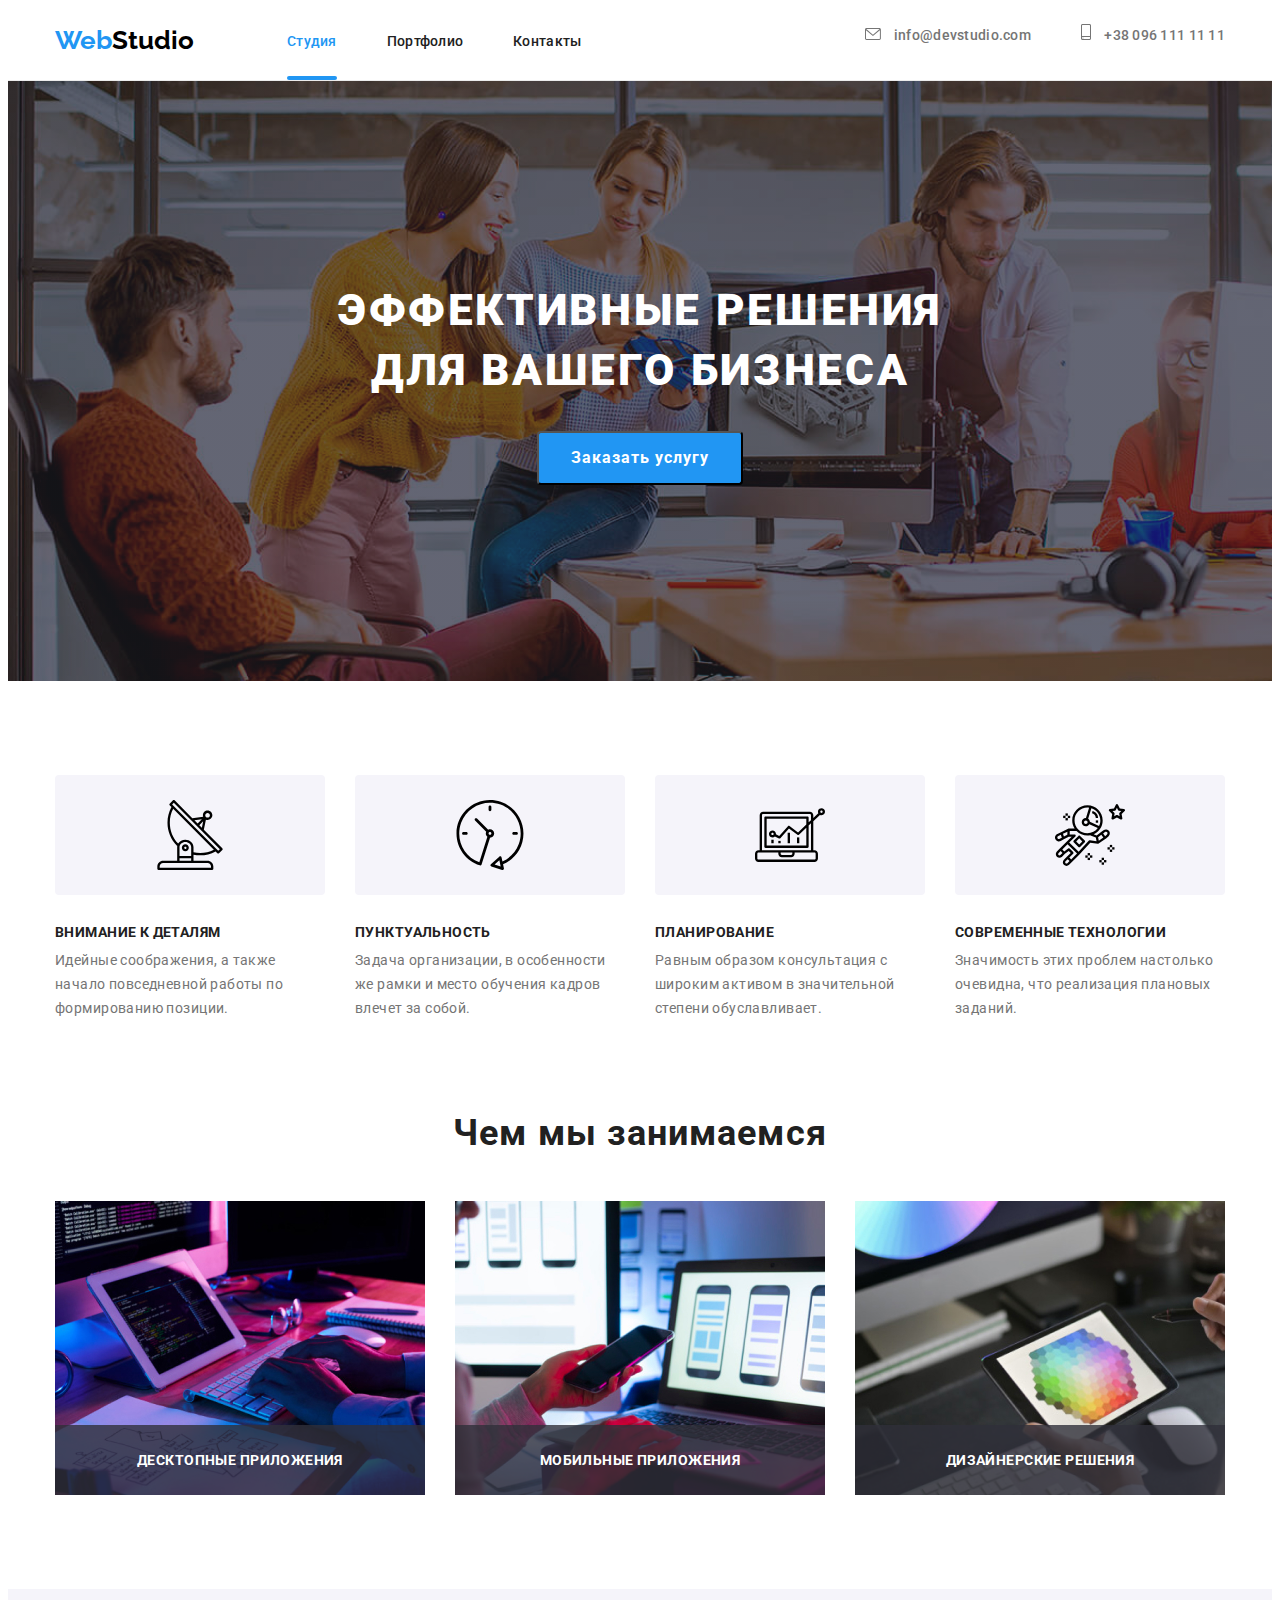
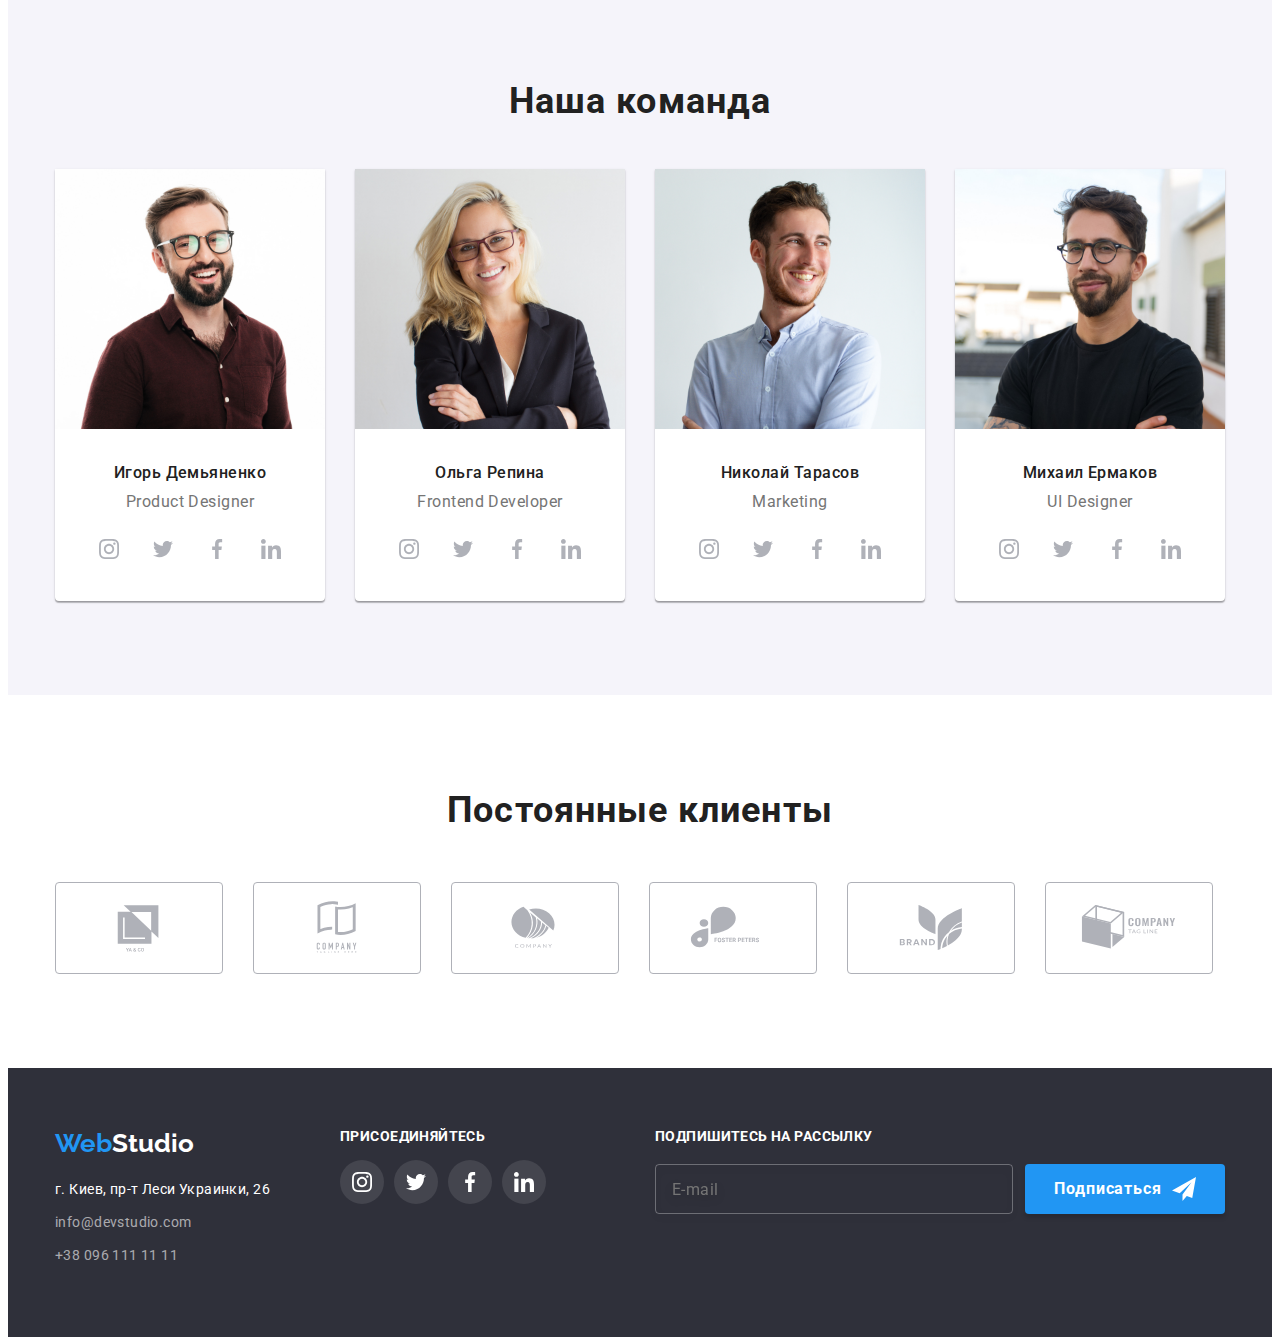
<file: index.html>
<!DOCTYPE html>
<html lang="ru">
<head>
    <meta charset="UTF-8" />
    <meta http-equiv="X-UA-Compatible" content="IE=edge" />
    <meta name="viewport" content="width=device-width, initial-scale=1.0" />
    <title>Студия</title>
    <link rel="preconnect" href="https://fonts.gstatic.com" />
    <link
        href="https://fonts.googleapis.com/css2?family=Raleway:wght@700&family=Roboto:wght@400;500;700;900&display=swap"
        rel="stylesheet" />
    <link rel="stylesheet" href="./css/styles.css" />
    <link rel="stylesheet" href="https://cdnjs.cloudflare.com/ajax/libs/modern-normalize/1.1.0/modern-normalize.min.css"
        integrity="sha512-wpPYUAdjBVSE4KJnH1VR1HeZfpl1ub8YT/NKx4PuQ5NmX2tKuGu6U/JRp5y+Y8XG2tV+wKQpNHVUX03MfMFn9Q=="
        crossorigin="anonymous" referrerpolicy="no-referrer" />
</head>

<body>
    <header class="header">
        <div class="container header-container">
            <a href="./index.html" class="logo"><span class="logo-beginning">Web</span>Studio</a>
            <nav class="header-nav">
                <ul class="header-list">
                    <li class="header-list-item">
                        <a href="index.html" class="header-link link-active">Студия</a>
                    </li>
                    <li class="header-list-item">
                        <a href="portfolio.html" class="header-link">Портфолио</a>
                    </li>
                    <li class="header-list-item">
                        <a href="" class="header-link">Контакты</a>
                    </li>
                </ul>
            </nav>
            <ul class="header-address address">
                <li class="header-address-item address-item">
                    <a href="" class="address-link envelope-link">
                        <svg class="icon icon-envelope">
                            <use href="./images/icons.svg#icon-envelope"></use>
                        </svg>
                        info@devstudio.com
                    </a>
                </li>
                <li class="header-address-item address-item">
                    <a href="" class="address-link tel-link">
                        <svg class="icon icon-tel">
                            <use href="./images/icons.svg#icon-tel"></use>
                        </svg>
                        +38 096 111 11 11
                    </a>
                </li>
            </ul>
        </div>
    </header>
    <main>
        <section class="hero bg-img">
            <div class="hero-container">
                <h1 class="hero-text">Эффективные решения для вашего бизнеса</h1>
                <button type="button" class="hero-btn" data-modal-open>Заказать услугу</button>
            </div>
        </section>
        <section class="benefits">
            <div class="container">
                <ul class="benefits-list">
                    <li class="benefits-item">
                        <div class="icon-box">
                        <svg class="benefits-icon" width="20" height="20">
                            <use href="./images/icons.svg#icon-antenna"></use>
                        </svg>
                        </div>
                        <div class="benefits-box">
                        <h3 class="benefits-header">Внимание к деталям</h3>
                        <p class="benefits-text">
                            Идейные соображения, а также начало повседневной работы по
                            формированию позиции.
                        </p>
                        </div>
                    </li>
                    <li class="benefits-item">
                        <div class="icon-box">
                        <svg class="benefits-icon" width="20" height="20">
                            <use href="./images/icons.svg#icon-clock"></use>
                        </svg>
                        </div>
                        <div class="benefits-box">
                        <h3 class="benefits-header">Пунктуальность</h3>
                        <p class="benefits-text">
                            Задача организации, в особенности же рамки и место обучения
                            кадров влечет за собой.
                        </p>
                        </div>
                    </li>
                    <li class="benefits-item">
                        <div class="icon-box">
                        <svg class="benefits-icon" width="20" height="20">
                            <use href="./images/icons.svg#icon-diagram"></use>
                        </svg>
                        </div>
                        <div class="benefits-box">
                        <h3 class="benefits-header">Планирование</h3>
                        <p class="benefits-text">
                            Равным образом консультация с широким активом в значительной
                            степени обуславливает.
                        </p>
                        </div>
                    </li>
                    <li class="benefits-item">
                        <div class="icon-box">
                        <svg class="benefits-icon" width="20" height="20">
                            <use href="./images/icons.svg#icon-astronaut"></use>
                        </svg>
                        </div>
                        <div class="benefits-box">
                        <h3 class="benefits-header">Современные технологии</h3>
                        <p class="benefits-text">
                            Значимость этих проблем настолько очевидна, что реализация
                            плановых заданий.
                        </p>
                        </div>
                    </li>
                </ul>
            </div>
        </section>
        <section class="activities">
            <div class="container">
                <h2 class="activities-header">Чем мы занимаемся</h2>
                <ul class="activities-list">
                    <li class="activities-item">
                        <img src="./images/features/box1.jpg" alt="Человек програмирует" width="370" height="294"
                            class="activities-img"/>
                        <p class="activities-paragraph">Десктопные приложения</p>
                    </li>
                    <li class="activities-item">
                        <img src="./images/features/box2.jpg" alt="Человек работает за компьютером с телефоном"
                            width="370" height="294" class="activities-img"/>
                        <p class="activities-paragraph">Мобильные приложения</p>
                    </li>
                    <li class="activities-item">
                        <img src="./images/features/box3.jpg" alt="Человек просматривает на планшете спектр цветов"
                            width="370" height="294" class="activities-img"/>
                        <p class="activities-paragraph">Дизайнерские решения</p>
                    </li>
                </ul>
            </div>
        </section>
        <section class="team">
            <h2 class="team-header">Наша команда</h2>
            <div class="container">
                <ul class="team-list">
                    <li class="team-container">
                        <img src="./images/team/box1.jpg" alt="Игорь Демьяненко" width="270" height="260"
                            class="team-img" />
                        <div class="team-box">
                            <h3 class="team-name">Игорь Демьяненко</h3>
                            <p class="team-paragraph">Product Designer</p>
                            <ul class="social-media">
                                <li class="social-media-item">
                                    <a class="social-media-link" href="">
                                        <svg class="social-media-icon team-icon" width="20" height="20">
                                            <use href="./images/icons.svg#icon-instagram"></use>
                                        </svg>
                                    </a>
                                </li>
                                <li class="social-media-item">
                                    <a class="social-media-link" href="">
                                        <svg class="social-media-icon team-icon" width="20" height="20">
                                            <use href="./images/icons.svg#icon-twitter"></use>
                                        </svg>
                                    </a>
                                </li>
                                <li class="social-media-item">
                                    <a class="social-media-link" href="">
                                        <svg class="social-media-icon team-icon" width="20" height="20">
                                            <use href="./images/icons.svg#icon-facebook"></use>
                                        </svg>
                                    </a>
                                </li>
                                <li class="social-media-item">
                                    <a class="social-media-link" href="">
                                        <svg class="social-media-icon team-icon" width="20" height="20">
                                            <use href="./images/icons.svg#icon-linkedin"></use>
                                        </svg>
                                    </a>
                                </li>
                            </ul>
                        </div>
                    </li>
                    <li class="team-container">
                        <img src="./images/team/box2.jpg" alt="Ольга Репина" width="270" height="260"
                            class="team-img" />
                        <div class="team-box">
                            <h3 class="team-name">Ольга Репина</h3>
                            <p class="team-paragraph">Frontend Developer</p>
                            <ul class="social-media">
                                <li class="social-media-item">
                                    <a class="social-media-link" href="">
                                        <svg class="social-media-icon team-icon" width="20" height="20">
                                            <use href="./images/icons.svg#icon-instagram"></use>
                                        </svg>
                                    </a>
                                </li>
                                <li class="social-media-item">
                                    <a class="social-media-link" href="">
                                        <svg class="social-media-icon team-icon" width="20" height="20">
                                            <use href="./images/icons.svg#icon-twitter"></use>
                                        </svg>
                                    </a>
                                </li>
                                <li class="social-media-item">
                                    <a class="social-media-link" href="">
                                        <svg class="social-media-icon team-icon" width="20" height="20">
                                            <use href="./images/icons.svg#icon-facebook"></use>
                                        </svg>
                                    </a>
                                </li>
                                <li class="social-media-item">
                                    <a class="social-media-link" href="">
                                        <svg class="social-media-icon team-icon" width="20" height="20">
                                            <use href="./images/icons.svg#icon-linkedin"></use>
                                        </svg>
                                    </a>
                                </li>
                            </ul>
                        </div>
                    </li>
                    <li class="team-container">
                        <img src="./images/team/box3.jpg" alt="Николай Тарасов" width="270" height="260"
                            class="team-img" />
                        <div class="team-box">
                            <h3 class="team-name">Николай Тарасов</h3>
                            <p class="team-paragraph">Marketing</p>
                            <ul class="social-media">
                                <li class="social-media-item">
                                    <a class="social-media-link" href="">
                                        <svg class="social-media-icon team-icon" width="20" height="20">
                                            <use href="./images/icons.svg#icon-instagram"></use>
                                        </svg>
                                    </a>
                                </li>
                                <li class="social-media-item">
                                    <a class="social-media-link team-icon" href="">
                                        <svg class="social-media-icon" width="20" height="20">
                                            <use href="./images/icons.svg#icon-twitter"></use>
                                        </svg>
                                    </a>
                                </li>
                                <li class="social-media-item">
                                    <a class="social-media-link team-icon" href="">
                                        <svg class="social-media-icon" width="20" height="20">
                                            <use href="./images/icons.svg#icon-facebook"></use>
                                        </svg>
                                    </a>
                                </li>
                                <li class="social-media-item team-icon">
                                    <a class="social-media-link" href="">
                                        <svg class="social-media-icon" width="20" height="20">
                                            <use href="./images/icons.svg#icon-linkedin"></use>
                                        </svg>
                                    </a>
                                </li>
                            </ul>
                        </div>
                    </li>
                    <li class="team-container">
                        <img src="./images/team/box4.jpg" alt="Михаил Ермаков" width="270" height="260"
                            class="team-img" />
                        <div class="team-box">
                            <h3 class="team-name">Михаил Ермаков</h3>
                            <p class="team-paragraph">UI Designer</p>
                            <ul class="social-media">
                                <li class="social-media-item">
                                    <a class="social-media-link" href="">
                                        <svg class="social-media-icon team-icon" width="20" height="20">
                                            <use href="./images/icons.svg#icon-instagram"></use>
                                        </svg>
                                    </a>
                                </li>
                                <li class="social-media-item">
                                    <a class="social-media-link" href="">
                                        <svg class="social-media-icon team-icon" width="20" height="20">
                                            <use href="./images/icons.svg#icon-twitter"></use>
                                        </svg>
                                    </a>
                                </li>
                                <li class="social-media-item">
                                    <a class="social-media-link" href="">
                                        <svg class="social-media-icon team-icon" width="20" height="20">
                                            <use href="./images/icons.svg#icon-facebook"></use>
                                        </svg>
                                    </a>
                                </li>
                                <li class="social-media-item">
                                    <a class="social-media-link" href="">
                                        <svg class="social-media-icon team-icon" width="20" height="20">
                                            <use href="./images/icons.svg#icon-linkedin"></use>
                                        </svg>
                                    </a>
                                </li>
                            </ul>
                        </div>
                    </li>
                </ul>
            </div>
        </section>
        <section class="clients">
            <div class="container">
            <h3 class="client-header">Постоянные клиенты</h3>
            <ul class="client-list">
                <li class="client-list-item">
                    <a href="" class="client-list-link">
                        <svg class="client-list-link-icon" width="20" height="20">
                            <use href="./images/icons.svg#icon-Logo"></use>
                        </svg>
                    </a>
                </li>
                <li class="client-list-item">
                    <a href="" class="client-list-link">
                        <svg class="client-list-link-icon" width="20" height="20">
                            <use href="./images/icons.svg#icon-Logo-1"></use>
                        </svg>
                    </a>
                </li>
                <li class="client-list-item">
                    <a href="" class="client-list-link">
                            <svg class="client-list-link-icon" width="20" height="20">
                                <use href="./images/icons.svg#icon-Logo-2"></use>
                            </svg>
                    </a>
                </li>
                <li class="client-list-item">
                    <a href="" class="client-list-link">
                            <svg class="client-list-link-icon" width="20" height="20">
                                <use href="./images/icons.svg#icon-Logo-3"></use>
                            </svg>
                    </a>
                </li>
                <li class="client-list-item">
                    <a href="" class="client-list-link">
                            <svg class="client-list-link-icon" width="20" height="20">
                                <use href="./images/icons.svg#icon-Logo-4"></use>
                            </svg>
                    </a>
                </li>
                <li class="client-list-item">
                    <a href="" class="client-list-link">
                            <svg class="client-list-link-icon" width="20" height="20">
                                <use href="./images/icons.svg#icon-Logo-5"></use>
                            </svg>
                    </a>
                </li>
            </ul>
            </div>
        </section>
    </main>
    <footer class="footer">
        <div class="container">
            <div class="footer-box">
                    <address class="footer-address">
                        <a href="./index.html" class="logo logo-reverse"><span class="logo-beginning">Web</span>Studio</a>
                        <p class="footer-paragraph">г. Киев, пр-т Леси Украинки, 26</p>
                        <ul class="address">
                            <li class="address-item">
                                <a href="" class="footer-link address-link">info@devstudio.com</a>
                            </li>
                            <li class="address-item">
                                <a href="" class="footer-link address-link">+38 096 111 11 11</a>
                            </li>
                        </ul>
                    </address>
                <div class="footer-social-media">
                <p class="social-media-paragraph">присоединяйтесь</p>
                    <ul class="social-media">
                        <li class="social-media-item">
                            <a class="social-media-link footer-social-link" href="">
                                <svg class="social-media-icon footer-icon" width="20" height="20">
                                    <use href="./images/icons.svg#icon-instagram"></use>
                                </svg>
                            </a>
                        </li>
                        <li class="social-media-item">
                            <a class="social-media-link footer-social-link" href="">
                                <svg class="social-media-icon footer-icon" width="20" height="20">
                                 <use href="./images/icons.svg#icon-twitter"></use>
                                </svg>
                            </a>
                        </li>
                        <li class="social-media-item">
                            <a class="social-media-link footer-social-link" href="">
                                <svg class="social-media-icon footer-icon" width="20" height="20">
                                    <use href="./images/icons.svg#icon-facebook"></use>
                                </svg>
                            </a>
                        </li>
                        <li class="social-media-item">
                            <a class="social-media-link footer-social-link" href="">
                                <svg class="social-media-icon footer-icon" width="20" height="20">
                                    <use href="./images/icons.svg#icon-linkedin"></use>
                                </svg>
                            </a>
                        </li>
                    </ul>
                </div>
                <div class="subscribe-box">
                    <p class="subscribe-text">
                        Подпишитесь на рассылку
                    </p>
                    <form class="subscribe-form">
                        <label for="">
                            <input type="email" name="user-mail" placeholder="E-mail" class="subscribe-input">
                        </label>
                        <button class="subscribe-btn" type="button">
                            <span class="subscribe-btn-text">
                                Подписаться
                            </span>
                            <svg class="subscribe-btn-icon">
                                <use href="./images/icons.svg#icon-send">
                            </svg>
                        </button>
                    </form>
                </div>
            </div>
        </div>
    </footer>
    <div class="backdrop is-hidden" data-modal>
        <div class="modal">
            <button class="modal-close-btn" data-modal-close>
                <svg class="close-img" width="11" height="11">
                    <use href="./images/icons.svg#icon-close"></use>
                </svg>
            </button>
            <p class="modal-text">Оставьте свои данные, мы вам перезвоним</p>
            <ul class="modal-list">
                <li class="modal-item">
                    <label for="" class="modal-label">
                        <span class="modal-label-title">Имя</span>
                        <input type="text" class="modal-input" name="user-name">
                        <svg class="modal-icon" width="12" height="12">
                            <use href="./images/icons.svg#icon-modal-person"></use>
                        </svg>
                    </label>
                </li>
                <li class="modal-item">
                    <label for="" class="modal-label">
                        <span class="modal-label-title">Телефон</span>
                        <input type="tel" class="modal-input" name="user-phone" id="user-phone" im-insert="true">
                        <svg class="modal-icon" width="13" height="13">
                            <use href="./images/icons.svg#icon-modal-phone"></use>
                          </svg>
                    </label>
                </li>
                <li class="modal-item">
                    <label for="" class="modal-label">
                        <span class="modal-label-title">Почта</span>
                        <input type="email" class="modal-input" name="uer-email">
                        <svg class="modal-icon" width="15" height="12">
                            <use href="./images/icons.svg#icon-modal-mail"></use>
                          </svg>
                    </label>
                </li>
                <li class="modal-item">
                    <label for="" class="modal-label">
                        <span class="modal-label-title">Комментарий</span>
                        <textarea class="modal-com" placeholder="Введите текст" name="comments" cols="30" rows="10"></textarea>
                    </label>
                </li>
            </ul>
            <div class="form-checkbox">
                <label class="checkbox-label">
                    <input type="checkbox" name="checkbox" class="modal-check visually-hidden">
                    <span class="form-icon-check" >
                        <svg class="icon-check" width="11px" height="8px">
                            <use href="./images/icons.svg#icon-modal-agree"></use>
                        </svg>
                    </span>
                    <span class="checkbox-text">
                        Соглашаюсь с рассылкой и принимаю <a href="" class="checkbox-link">Условия договора</a>
                    </span>
                </label>
                <button type="submit" class="btn-checkbox">
                    <span class="form-btn-text">Отправить</span>
                </button>
            </div>
        </div>
    </div>
    <script src="./js/modal.js"></script>
</body>

</html>
</file>
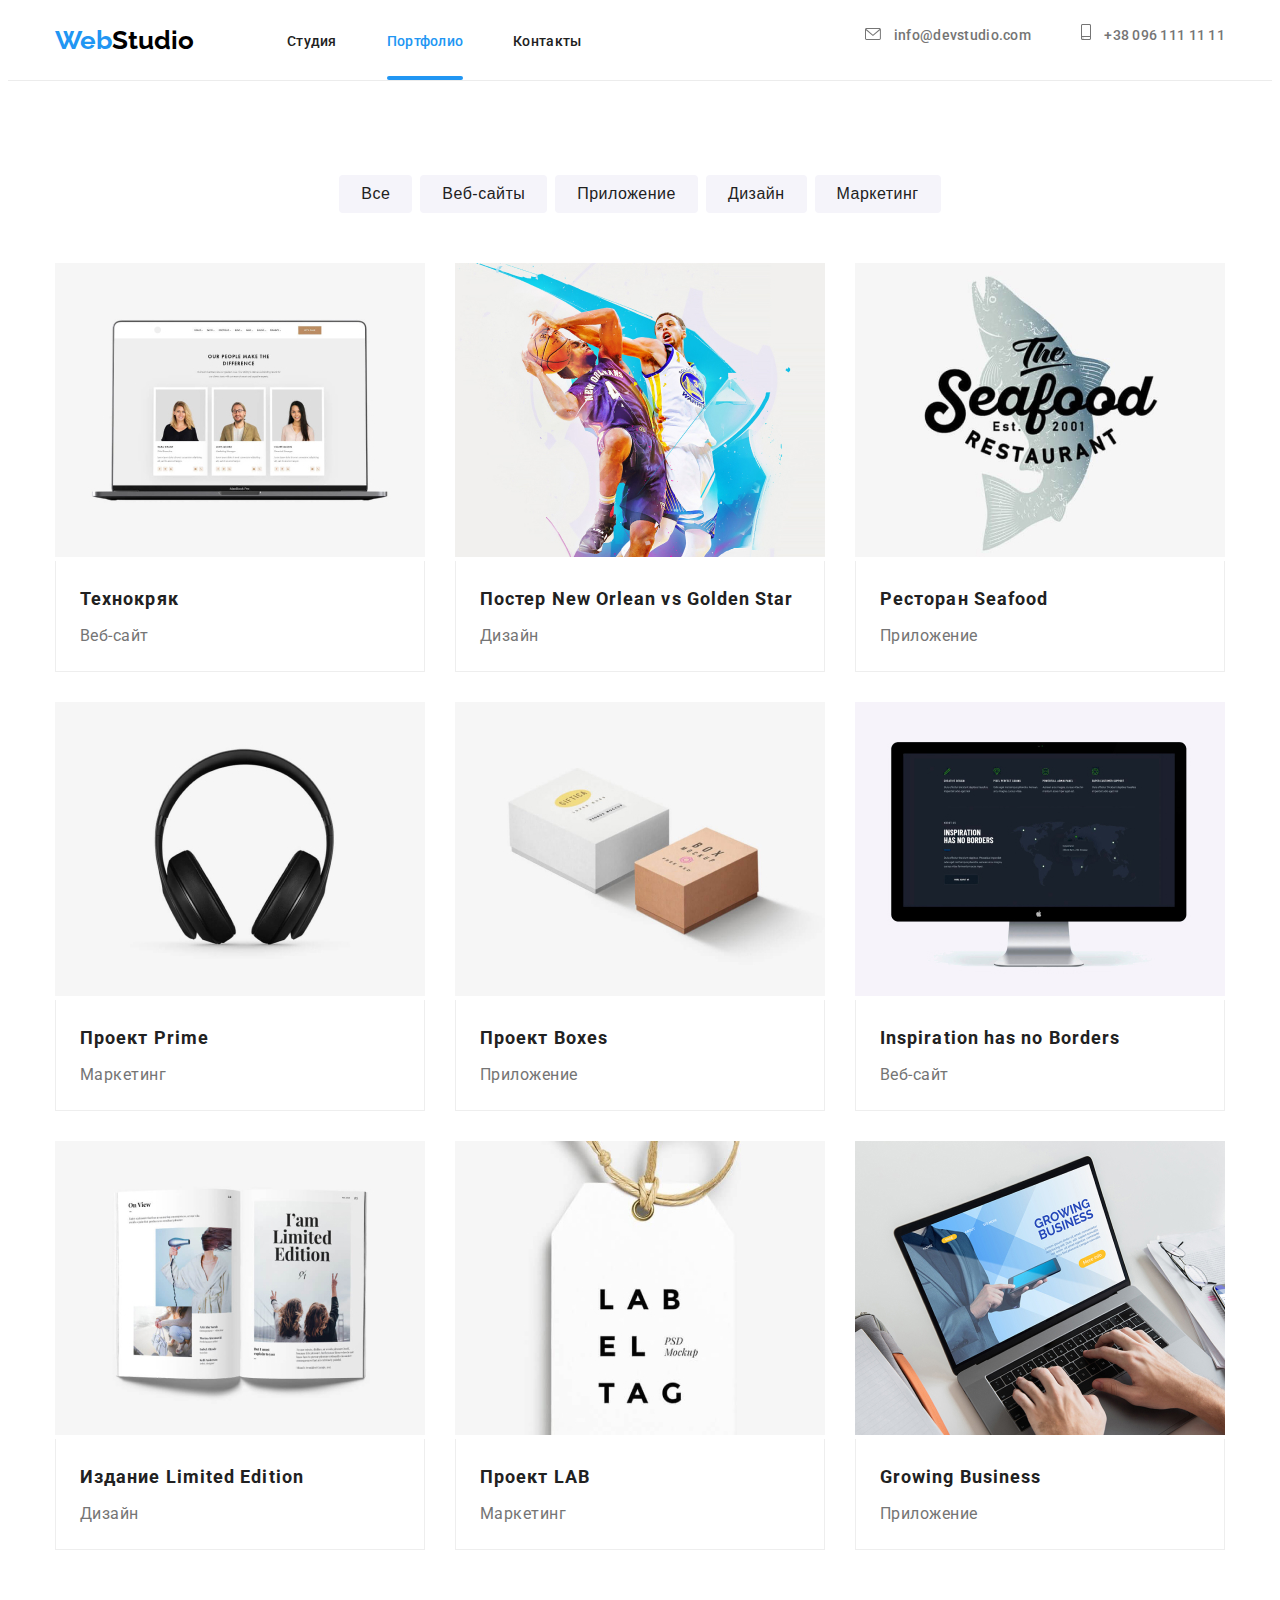
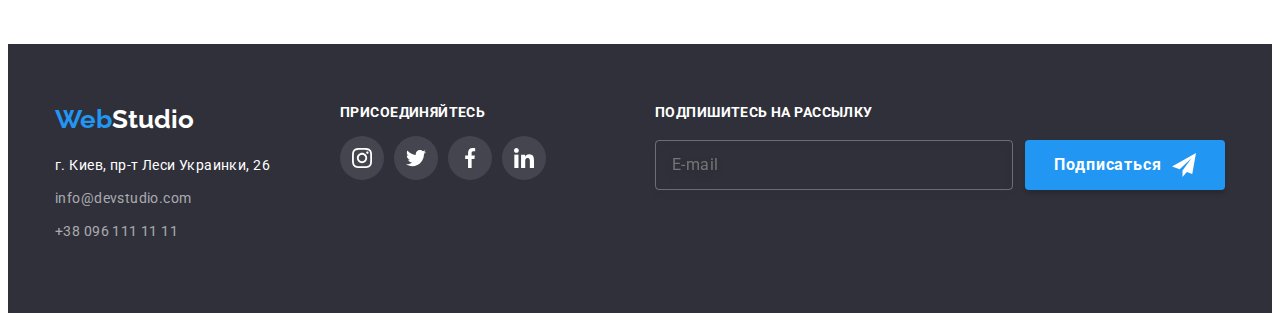
<file: portfolio.html>
<!DOCTYPE html>
<html lang="ru">
<head>
    <meta charset="UTF-8">
    <meta http-equiv="X-UA-Compatible" content="IE=edge">
    <meta name="viewport" content="width=device-width, initial-scale=1.0">
    <title>Портфолио</title>
    <link rel="preconnect" href="https://fonts.gstatic.com">
    <link href="https://fonts.googleapis.com/css2?family=Raleway:wght@700&family=Roboto:wght@400;500;700;900&display=swap" rel="stylesheet">
    <link rel="stylesheet" href="./css/styles.css">
    <link rel="stylesheet" href="https://cdnjs.cloudflare.com/ajax/libs/modern-normalize/1.1.0/modern-normalize.min.css" integrity="sha512-wpPYUAdjBVSE4KJnH1VR1HeZfpl1ub8YT/NKx4PuQ5NmX2tKuGu6U/JRp5y+Y8XG2tV+wKQpNHVUX03MfMFn9Q==" crossorigin="anonymous" referrerpolicy="no-referrer" />
</head>
<body>
    <header class="header">
        <div class="container header-container">
            <a href="./index.html" class="logo"><span class="logo-beginning">Web</span>Studio</a>
            <nav class="header-nav">
                <ul class="header-list">
                    <li class="header-list-item">
                        <a href="index.html" class="header-link">Студия</a>
                    </li>
                    <li class="header-list-item">
                        <a href="portfolio.html" class="header-link link-active">Портфолио</a>
                    </li>
                    <li class="header-list-item">
                        <a href="" class="header-link">Контакты</a>
                    </li>
                </ul>
            </nav>
            <ul class="header-address address">
                <li class="header-address-item address-item">
                    <a href="" class="address-link envelope-link">
                        <svg class="icon icon-envelope">
                            <use href="./images/icons.svg#icon-envelope"></use>
                        </svg>
                        info@devstudio.com
                    </a>
                </li>
                <li class="header-address-item address-item">
                    <a href="" class="address-link tel-link">
                        <svg class="icon icon-tel">
                            <use href="./images/icons.svg#icon-tel"></use>
                        </svg>
                        +38 096 111 11 11
                    </a>
                </li>
            </ul>
        </div>
    </header>
    <main>
    <section class="portfolio">
        <div class="container">
            <ul class="portfolio-btns">
                <li class="portfolio-btns-item">
                    <button type="button" class="portfolio-btn btn-active">Все</button>
                </li>
                <li class="portfolio-btns-item">
                    <button type="button" class="portfolio-btn">Веб-сайты</button>
                </li>
                <li class="portfolio-btns-item">
                    <button type="button" class="portfolio-btn">Приложение</button>
                </li>
                <li class="portfolio-btns-item">
                    <button type="button" class="portfolio-btn">Дизайн</button>
                </li>
                <li class="portfolio-btns-item">
                    <button type="button" class="portfolio-btn">Маркетинг</button>
                </li>
            </ul>
            <ul class="portfolio-list">
                <li class="portfolio-item">
                    <div class="portfolio-thumb">
                    <img src=".\images\portfolio\img1.jpg" alt="Ноутбук" width="370" height="294" class="portfolio-img">
                    <div class="portfolio-img-overlay">
                        <p class="portfolio-text-overlay">Ресурс предлагает комплексные предложения с разным уровнем функционала и
                          сервисов. Все это позволит посетителю получить
                          исчерпывающие сведения о компании или частном лице.</p>
                      </div>
                    </div>
                    <div class="portfolio-wrapper">
                    <p class="portfolio-header">Технокряк</p>
                    <p class="portfolio-paragraph">Веб-сайт</p>
                    </div>
                </li>
                <li class="portfolio-item">
                    <div class="portfolio-thumb">
                    <img src=".\images\portfolio\img2.jpg" alt="Баскетболисты" width="370" height="294" class="portfolio-img">
                    <div class="portfolio-img-overlay">
                        <p class="portfolio-text-overlay">Ресурс предлагает комплексные предложения с разным уровнем функционала и
                          сервисов. Все это позволит посетителю получить
                          исчерпывающие сведения о компании или частном лице.</p>
                      </div>
                    </div>
                    <div class="portfolio-wrapper">
                    <p class="portfolio-header">Постер New Orlean vs Golden Star</p>
                    <p class="portfolio-paragraph">Дизайн</p>
                    </div>
                </li>
                <li class="portfolio-item">
                    <div class="portfolio-thumb">
                    <img src=".\images\portfolio\img3.jpg" alt="Логотип рыбного ресторана" width="370" height="294" class="portfolio-img">
                    <div class="portfolio-img-overlay">
                        <p class="portfolio-text-overlay">Ресурс предлагает комплексные предложения с разным уровнем функционала и
                          сервисов. Все это позволит посетителю получить
                          исчерпывающие сведения о компании или частном лице.</p>
                      </div>
                    </div>
                    <div class="portfolio-wrapper">
                    <p class="portfolio-header">Ресторан Seafood</p>
                    <p class="portfolio-paragraph">Приложение</p>
                    </div>
                </li>
                <li class="portfolio-item">
                    <div class="portfolio-thumb">
                    <img src=".\images\portfolio\img4.jpg" alt="Наушники" width="370" height="294" class="portfolio-img">
                    <div class="portfolio-img-overlay">
                        <p class="portfolio-text-overlay">Ресурс предлагает комплексные предложения с разным уровнем функционала и
                          сервисов. Все это позволит посетителю получить
                          исчерпывающие сведения о компании или частном лице.</p>
                      </div>
                    </div>
                    <div class="portfolio-wrapper">
                    <p class="portfolio-header">Проект Prime</p>
                    <p class="portfolio-paragraph">Маркетинг</p>
                    </div>
                </li>
                <li class="portfolio-item">
                    <div class="portfolio-thumb">
                    <img src=".\images\portfolio\img5.jpg" alt="Две коробочки" width="370" height="294" class="portfolio-img">
                    <div class="portfolio-img-overlay">
                        <p class="portfolio-text-overlay">Ресурс предлагает комплексные предложения с разным уровнем функционала и
                          сервисов. Все это позволит посетителю получить
                          исчерпывающие сведения о компании или частном лице.</p>
                      </div>
                    </div>
                    <div class="portfolio-wrapper">
                    <p class="portfolio-header">Проект Boxes</p>
                    <p class="portfolio-paragraph">Приложение</p>
                    </div>
                </li>
                <li class="portfolio-item">
                    <div class="portfolio-thumb">
                    <img src=".\images\portfolio\img6.jpg" alt="Монитор" width="370" height="294" class="portfolio-img">
                    <div class="portfolio-img-overlay">
                        <p class="portfolio-text-overlay">Ресурс предлагает комплексные предложения с разным уровнем функционала и
                          сервисов. Все это позволит посетителю получить
                          исчерпывающие сведения о компании или частном лице.</p>
                      </div>
                    </div>
                    <div class="portfolio-wrapper">
                    <p class="portfolio-header">Inspiration has no Borders</p>
                    <p class="portfolio-paragraph">Веб-сайт</p>
                    </div>
                </li>
                <li class="portfolio-item">
                    <div class="portfolio-thumb">
                    <img src=".\images\portfolio\img7.jpg" alt="Книга" width="370" height="294" class="portfolio-img">
                    <div class="portfolio-img-overlay">
                        <p class="portfolio-text-overlay">Ресурс предлагает комплексные предложения с разным уровнем функционала и
                          сервисов. Все это позволит посетителю получить
                          исчерпывающие сведения о компании или частном лице.</p>
                      </div>
                    </div>
                    <div class="portfolio-wrapper">
                    <p class="portfolio-header">Издание Limited Edition</p>
                    <p class="portfolio-paragraph">Дизайн</p>
                    </div>
                </li>
                <li class="portfolio-item">
                    <div class="portfolio-thumb">
                    <img src=".\images\portfolio\img8.jpg" alt="Лейбочка" width="370" height="294" class="portfolio-img">
                    <div class="portfolio-img-overlay">
                        <p class="portfolio-text-overlay">Ресурс предлагает комплексные предложения с разным уровнем функционала и
                          сервисов. Все это позволит посетителю получить
                          исчерпывающие сведения о компании или частном лице.</p>
                      </div>
                    </div>
                    <div class="portfolio-wrapper">
                    <p class="portfolio-header">Проект LAB</p>
                    <p class="portfolio-paragraph">Маркетинг</p>
                    </div>
                </li>
                <li class="portfolio-item">
                    <div class="portfolio-thumb">
                    <img src=".\images\portfolio\img9.jpg" alt="Человек работает на ноутбуке" width="370" height="294" class="portfolio-img">
                    <div class="portfolio-img-overlay">
                        <p class="portfolio-text-overlay">Ресурс предлагает комплексные предложения с разным уровнем функционала и
                          сервисов. Все это позволит посетителю получить
                          исчерпывающие сведения о компании или частном лице.</p>
                    </div>
                    </div>
                    <div class="portfolio-wrapper">
                    <p class="portfolio-header">Growing Business</p>
                    <p class="portfolio-paragraph">Приложение</p>
                    </div>
                </li>
            </ul>
        </div>
    </section>
    </main>
    <footer class="footer">
        <div class="container">
            <div class="footer-box">
                    <address class="footer-address">
                        <a href="./index.html" class="logo logo-reverse"><span class="logo-beginning">Web</span>Studio</a>
                        <p class="footer-paragraph">г. Киев, пр-т Леси Украинки, 26</p>
                        <ul class="address">
                            <li class="address-item">
                                <a href="" class="footer-link address-link">info@devstudio.com</a>
                            </li>
                            <li class="address-item">
                                <a href="" class="footer-link address-link">+38 096 111 11 11</a>
                            </li>
                        </ul>
                    </address>
                <div class="footer-social-media">
                <p class="social-media-paragraph">присоединяйтесь</p>
                    <ul class="social-media">
                        <li class="social-media-item">
                            <a class="social-media-link footer-social-link" href="">
                                <svg class="social-media-icon footer-icon" width="20" height="20">
                                    <use href="./images/icons.svg#icon-instagram"></use>
                                </svg>
                            </a>
                        </li>
                        <li class="social-media-item">
                            <a class="social-media-link footer-social-link" href="">
                                <svg class="social-media-icon footer-icon" width="20" height="20">
                                 <use href="./images/icons.svg#icon-twitter"></use>
                                </svg>
                            </a>
                        </li>
                        <li class="social-media-item">
                            <a class="social-media-link footer-social-link" href="">
                                <svg class="social-media-icon footer-icon" width="20" height="20">
                                    <use href="./images/icons.svg#icon-facebook"></use>
                                </svg>
                            </a>
                        </li>
                        <li class="social-media-item">
                            <a class="social-media-link footer-social-link" href="">
                                <svg class="social-media-icon footer-icon" width="20" height="20">
                                    <use href="./images/icons.svg#icon-linkedin"></use>
                                </svg>
                            </a>
                        </li>
                    </ul>
                </div>
                <div class="subscribe-box">
                    <p class="subscribe-text">
                        Подпишитесь на рассылку
                    </p>
                    <form class="subscribe-form">
                        <label for="">
                            <input type="email" name="user-mail" placeholder="E-mail" class="subscribe-input">
                        </label>
                        <button class="subscribe-btn" type="button">
                            <span class="subscribe-btn-text">
                                Подписаться
                            </span>
                            <svg class="subscribe-btn-icon">
                                <use href="./images/icons.svg#icon-send">
                            </svg>
                        </button>
                    </form>
                </div>
            </div>
        </div>
    </footer>
</body>
</html>
</file>
<file: css/styles.css>
:root {
    --main-text-color:#757575;
    --header-color:#212121;
    --header-bg-color: #FFFFFF;
    --animation-color: #2196F3;
    --logo-color: #000000;
    --team-bg-color: #F5F4FA;
    --animation-button: #188CE8;
    --footer-bg-color: #2F303A;
    --border-color: #eeeeee;
    --bg-color: #f5f4fa;
    --attention-grid-item: 4;
    --client-grid-item: 6;
    --anim-slow: 600ms ease-in-out;
	--anim-fast: 300ms ease-in-out;
}
html {
    box-sizing: border-box;
}
*,
*::before,
*::after {
    box-sizing: inherit;
}
h2,
h3,
p{
    margin-block-start: 0;
    margin-block-end: 0;
}
body {
    color: var(--main-text-color);
    font-family: Roboto, sans-serif;
    font-weight: 400;
    margin-block-start: 0;
    margin-block-end: 0;
}
a{
    text-decoration: none;
}
ul{
    list-style-type: none;
    padding-inline-start: 0px;
    margin-block-start: 0;
    margin-block-end: 0;
}
.container{
    width: 1200px;
    margin-left: auto;
    margin-right: auto;
    padding-left: 15px;
    padding-right: 15px;
}
.header{
    border-bottom: 1px solid rgba(236, 236, 236, 1);
}
.header-container{
    display: flex;
    align-items: center;
    height: 80px;
}
.logo {
    display: inline-flex;
    color:var(--logo-color);
    font-family: 'Raleway';
    font-style: normal;
    font-weight: 700;
    font-size: 26px;
}

.logo-beginning {
    color: var(--animation-color);
}
.header-link {
    font-family: 'Roboto';
    color: var(--header-color);
    font-weight: 500;
    font-size: 14px;
    line-height: 1.1;
    letter-spacing: 0.02em;
    transition: 250ms cubic-bezier(0.4, 0, 0.2, 1);
}

.header-link:hover,
.header-link:focus{
    color: var(--animation-color);
}
.link-active{
    position: relative;
    color: var(--animation-color);
    padding-top: 32px;
    padding-bottom: 32px;
}
.link-active::after{
    position: absolute;
    left: 0;
    bottom: 1px;
    width: 100%;
    height: 4px;
    content: '';
    background-color: var(--animation-color);
    border-radius: 2px;
}
.header-list{
    display: flex;
    padding-inline-start: 0px;
}
.header-nav{
    margin-left: 93px;
}
.header-list-item:not(:last-child){
    margin-right: 50px;
}
.header-address{
    display: inline-flex;
    margin-left: auto;
}
.header-address-item{
    justify-content: center;
}
.header-address-item:not(:last-child){
    margin-right: 50px;
}
.address-link{
    font-family: 'Roboto';
    color: var(--main-text-color);
    font-weight: 500;
    font-size: 14px;
    line-height: 1;
    letter-spacing: 0.02em;
    transition: 250ms cubic-bezier(0.4, 0, 0.2, 1);
}

.address-link:hover,
.address-link:focus{
    color: var(--animation-color);
}
.envelope-link{
    transition: 250ms cubic-bezier(0.4, 0, 0.2, 1);
}
.envelope-link:hover,
.envelope-link:focus {
    color: var(--animation-color);
  
}

.icon-envelope {
  width: 16px;
  height: 12px;
  margin-right: 10px;
  fill: currentColor;
}

.tel-link {
  color: var(--main-text-color);
  transition: 250ms cubic-bezier(0.4, 0, 0.2, 1);
}

.tel-link:hover,
.tel-link:focus {
  color: var(--animation-color);
}

.icon-tel {
  width: 10px;
  height: 16px;
  margin-right: 10px;
  fill: currentColor;
}
.hero {
    padding-top: 200px;
    padding-bottom: 200px;
    text-align: center;
    background-color: var(--logo-color);
}
.bg-img {
    height: 600px;
    background-repeat: no-repeat;
    background-size: cover;
    margin-left: auto;
    margin-right: auto;
    background-image: linear-gradient(to right, rgba(47, 48, 58, 0.4), rgba(47, 48, 58, 0.4)),
      url(../images/hero/hero-bg.png);
  }
.hero-container{
    display: flex;
    flex-direction: column;
    align-items: center;
}
.hero-text{
    font-family: 'Roboto';
    color: var(--header-bg-color);
    font-weight: 900;
    font-size: 44px;
    line-height: 1.36;
    text-align: center;
    letter-spacing: 0.06em;
    text-transform: uppercase;
    width: 696px;
    margin-right: auto;
    margin-left: auto;
    margin-block-start: 0px;
    margin-block-end: 0px;
    margin-bottom: 30px;
}
.hero-btn{
    font-family: 'Roboto';
    background-color: var(--animation-color);
    color: var(--header-bg-color);

    cursor: pointer;

    position: relative;
    border-radius: 4px;
    font-weight: bold;
    font-size: 16px;
    line-height: 1.88;
    text-align: center;
    letter-spacing: 0.06em;
    display: inline-block;
    min-width: 200px;
    padding: 10px 32px;
    margin-left: auto;
    margin-right: auto;
    transition-property: background-color;
    transition: 250ms cubic-bezier(0.4, 0, 0.2, 1);
}
.hero-btn:hover{
   background-color: var(--animation-button);
}
.benefits{
    padding-top: 94px;
    padding-bottom: 94px;
}
.benefits-header{
    font-family: 'Roboto';
    color: var(--header-color);
    font-weight: 700;
    font-size: 14px;
    line-height: 1;
    letter-spacing: 0.03em;
    text-transform: uppercase;
    margin-bottom: 10px;
}
.benefits-item{
    width: 270px;
}
.icon-box{
    display: flex;
    justify-content: center;
    align-items: center;
    background-color: #f5f4fa;
    height: 120px;
    border-radius: 4px;
}
.benefits-icon{
    width: 70px;
    height: 70px;
}
.benefits-list{
    display: flex;
}
.benefits-item:not(:last-child){
    margin-right: 30px;
}
.benefits-text{
    font-family: 'Roboto';
    color: var(--main-text-color);
    font-style: normal;
    font-weight: 400;
    font-size: 14px;
    line-height: 1.71;
    letter-spacing: 0.03em;
}
.benefits-box{
    padding-top: 30px;
}
.activities{
    padding-bottom: 94px;
}
.activities-list{
    display: flex;
}
.activities-item{
    display: flex;
    position: relative;
    justify-content: center;
    align-items: flex-end
}
.activities-item:not(:last-child){
    margin-right: 30px;
}
.activities-img{
    position: relative;
}
.activities-paragraph{
    position: absolute;
    font-family: 'Roboto';
    font-style: normal;
    font-weight: 700;
    font-size: 14px;
    line-height: 16px;
    text-align: center;
    letter-spacing: 0.03em;
    text-transform: uppercase;
    color: #fff;
    background: rgba(47, 48, 58, 0.8);
    width: 100%;
    padding-top: 27px;
    padding-bottom: 27px;
}
.activities-header{
    font-family: 'Roboto';
    color: var(--header-color);
    font-style: normal;
    font-weight: 700;
    font-size: 36px;
    line-height: 1;
    text-align: center;
    letter-spacing: 0.03em;
    margin-bottom: 50px;
}
.team{
    background-color: var(--team-bg-color);
    padding-bottom: 94px;
    padding-top: 94px;
}
.team-list{
    display: flex;
}
.team-container:not(:last-child){
    margin-right: 30px;
}
.team-container{
    background-color: var(--header-bg-color);
    position: relative;
    width: 270px;
    box-shadow: 0px 1px 3px rgba(0, 0, 0, 0.12), 0px 1px 1px rgba(0, 0, 0, 0.14), 0px 2px 1px rgba(0, 0, 0, 0.2);
    border-radius: 0px 0px 4px 4px;
}
.team-header{
    font-family: 'Roboto';
    color: var(--header-color);
    font-style: normal;
    font-weight: 700;
    font-size: 36px;
    line-height: 1;
    text-align: center;
    letter-spacing: 0.03em;
    margin-bottom: 50px;
}
.team-box{
    display: inherit;
    padding-top: 30px;
    padding-bottom: 30px;
}
.team-name{
    font-family: 'Roboto';
    color: var(--header-color);
    font-style: normal;
    font-weight: 500;
    font-size: 16px;
    text-align: center;
    letter-spacing: 0.03em;
    margin-bottom: 10px;
}
.team-paragraph{
    font-family: 'Roboto';
    color: var(--main-text-color);
    font-style: normal;
    font-weight: 400;
    font-size: 16px;
    text-align: center;
    letter-spacing: 0.03em;
}
.social-media{
    display: flex;
    justify-content: center;
    gap: 10px;
    margin-top: 16px;
}
.social-media-link{
    display: flex;
    justify-content: center;
    align-items: center;
    width: 44px;
    height: 44px;
    border-radius: 50%;
    background: #FFFFFF;
    color: #AFB1B8;
    transition: 250ms cubic-bezier(0.4, 0, 0.2, 1);
}
.social-media-link:focus,
.social-media-link:hover{
    background: #2196F3;
    color: #FFFFFF;
}
.social-media-icon{
    fill: currentColor;
}
.clients{
    padding-top: 94px;
    padding-bottom: 94px
}
.client-header{
    margin-bottom: 50px;
    color: var(--header-color);
    font-weight: bold;
    font-size: 36px;
    line-height: 1.2;
    text-align: center;
    letter-spacing: 0.03em;
}
.client-list{
    display: flex;
    margin-left: calc(-1 * 30px);
    margin-top: calc(-1 * 30px);
    width: 1200px;
    flex-wrap: wrap;
}
.client-list-item{
    margin-top: 30px;
    margin-left: 30px;
    color: #afb1b8;
    min-height: 92px;
    flex-basis: calc( (100% - (30px + 2px) * var(--client-grid-item)) / var(--client-grid-item) );
}
.client-list-link{
    width: 100%;
    height: 100%;
    display: flex;
    justify-content: center;
    align-items: center;
    color: inherit;
    border: 1px solid #AFB1B8;
    border-radius: 4px;
    transition: 250ms cubic-bezier(0.4, 0, 0.2, 1);
}
.client-list-link:hover,
.client-list-link:focus {
  color: var(--animation-color);
  border-color: var(--animation-color);
}
.client-list-link-icon {
    width: 106px;
    height: 60px;
    fill: currentColor;
}
.footer{
    background-color: var(--footer-bg-color);
    display: flex;
    flex-direction: column;
    padding-top: 60px;
    padding-bottom: 60px;
}
.logo-reverse{
    color: var(--header-bg-color);
    margin-bottom: 20px;
}
.footer-paragraph{
    color: var(--header-bg-color);
    font-style: normal;
    font-weight: 400;
    font-size: 14px;
    line-height: 1.71;
    letter-spacing: 0.03em;
    margin-bottom: 9px;
}
.address{
    padding-inline-start:0;
}
.address-item{
    color: var(--main-text-color);
    font-style: normal;
    font-weight: 400;
    font-size: 14px;
    line-height: 1.71;
    letter-spacing: 0.03em;
    margin-bottom: 9px;
}
.footer-list{
    display: flex;
    gap: 70px;
}
.footer-box{
    display: flex;
}
.footer-address{
    margin-right: 70px;
}
.footer-link{
    color: rgba(255, 255, 255, 0.6);
    font-weight: 400;
    line-height: 1.71;
    letter-spacing: 0.03em;
}
.footer-icon{
    fill: #FFFFFF;
}
.footer-social-link{
    background-color: rgba(255, 255, 255, 0.1);
}
.footer-social-media{
    display: inline-block;
    left: 516px;
    width: 206px;
}
.social-media-paragraph{
    font-family: 'Roboto';
    font-style: normal;
    font-weight: 700;
    font-size: 14px;
    line-height: 16px;
    letter-spacing: 0.03em;
    text-transform: uppercase;
    color: #FFFFFF;
}
.subscribe-box{
    display: block;
    margin-left: auto;
}
.subscribe-text{
    font-family: 'Roboto';
    font-style: normal;
    font-weight: 700;
    font-size: 14px;
    line-height: 16px;
    letter-spacing: 0.03em;
    text-transform: uppercase;
    color: #FFFFFF;
    padding-bottom: 20px;
}
.subscribe-form{
    display: flex;
}
.subscribe-input{
    margin-right: 12px;
    padding: 15px 16px;
    width: 358px;
    height: 50px;
    background-color: transparent;
    color: #fff;
    font-family: 'Roboto';
    font-style: normal;
    font-weight: 400;
    font-size: 16px;
    line-height: 1.25;

    letter-spacing: 0.03em;

    color: rgba(255, 255, 255, 0.6);

    border: 1px solid rgba(255, 255, 255, 0.3);
    filter: drop-shadow(0px 4px 4px rgba(0, 0, 0, 0.15));
    border-radius: 4px;
    transition: 250ms cubic-bezier(0.4, 0, 0.2, 1);
}
.subscribe-btn{
    cursor: pointer;
    width: 200px;
    height: 50px;

    background: #2196F3;
    box-shadow: 0px 4px 4px rgba(0, 0, 0, 0.15);
    border-radius: 4px;
    border: none;
    display: inline-flex;
    align-items: center;
    justify-content: center;
    transition: 250ms cubic-bezier(0.4, 0, 0.2, 1);
}
.subscribe-btn:hover,
.subscribe-btn:focus{
    background-color: var(--animation-button);
}
.subscribe-btn-text{
    font-family: 'Roboto';
    font-style: normal;
    font-weight: 700;
    font-size: 16px;
    line-height: 1.88;

    display: flex;
    align-items: center;
    text-align: center;
    letter-spacing: 0.06em;

    color: #FFFFFF;
    margin-right: 10px;
}
.subscribe-btn-icon{
    height: 24px;
    width: 24px;
    fill: #FFFFFF;
}
.backdrop{
    position: fixed;
    top: 0;
    left: 0;
    width: 100%;
    height: 100%;
    background: rgba(0, 0, 0, 0.2);

    opacity: 1;
    visibility: visible;
    pointer-events: initial;
    transition: opacity var(--anim-fast), visibility var(--anim-fast);
}
.backdrop.is-hidden{
    opacity: 0;
    visibility: hidden;
    pointer-events: none;  
}
.modal{
    position: absolute;
    padding: 40px;
    top: 50%;
    left: 50%;
    transform: translate(-50%, -50%);
    height: 581px;
    width: 528px;
    background-color: #FFFFFF;
    box-shadow: 0px 1px 3px rgb(0 0 0 / 12%), 0px 1px 1px rgb(0 0 0 / 14%), 0px 2px 1px rgb(0 0 0 / 20%);
    border-radius: 4px;
    z-index: 100;
}
.modal-close-btn{
    justify-content: center;
    align-items: center;
    position: absolute;
    top: 0;
    right: 0;
    width: 30px;
    height: 30px;
    color: #212121;
    background: #FFFFFF;
    border: 1px solid rgba(0, 0, 0, 0.1);
    border-radius: 50%;
    padding: 0%;
    cursor: pointer;
    margin: 8px;
    transition: color 250ms cubic-bezier(0.4, 0, 0.2, 1);
}
.modal-close-btn:hover,
.modal-close-btn:focus {
    color: var(--animation-button);
}
.modal-close-btn .close-img {
    fill: currentColor;
}  
.modal-text{
    font-family: 'Roboto';
    font-style: normal;
    font-weight: 700;
    font-size: 20px;
    line-height: 23px;
    text-align: center;
    letter-spacing: 0.03em;
    color: #212121;
    margin-bottom: 12px;

}
.modal-input{
    width: 100%;
    height: 40px;
    padding: 12px 15px 12px 42px;
    font-size: 16px;
    line-height: 1.25;
    letter-spacing: 0.03em;
    color: var(--main-text-color);
    border: 1px solid rgba(33, 33, 33, 0.2);
    border-radius: 4px;
    transition: 250ms cubic-bezier(0.4, 0, 0.2, 1);
    cursor: pointer;
}
.modal-item:not(:last-child) {
    position: relative;
    margin-bottom: 10px;
}
.modal-item:last-child {
    margin-bottom: 20px;
}
.modal-label-title{
    display: block;
    font-family: 'Roboto';
    font-style: normal;
    font-weight: 400;
    font-size: 12px;
    line-height: 14px; 
    letter-spacing: 0.01em;
    color: #757575;
    padding-bottom: 4px;
}
.modal-icon{
    position: absolute;
    top: 55%;
    left: 12px;
    transition: 250ms cubic-bezier(0.4, 0, 0.2, 1);
    fill: #212121;
}
.modal-com{
    resize: none;
    width: 100%;
    height: 120px;
    padding: 12px 16px;
    color: var(--main-text-color);
    background-color: transparent;
    border: 1px solid rgba(33, 33, 33, 0.2);
    border-radius: 4px;
    transition: 250ms cubic-bezier(0.4, 0, 0.2, 1);
}
.modal-com::placeholder {
    font-size: 14px;
    line-height: 1.14;
    letter-spacing: 0.01em;
    color: rgba(117, 117, 117, 0.5);
}
.modal-input:focus,
.modal-com:focus {
    outline: transparent;
    border-color: #2196F3;
}
.modal-input:focus +.modal-icon {
    fill: #2196F3;
}
.visually-hidden {
    visibility: hidden;
}
.checkbox-label{
    display: flex;
    align-items: center;
    justify-content: center;
    margin-bottom: 30px;
}
.checkbox{
    position: absolute;
    width: 1px;
    height: 1px;
    margin: -1px;
    border: 0;
    padding: 0;
    white-space: nowrap;
    clip-path: inset(100%);
    clip: rect(0 0 0 0);
    overflow: hidden;
}
.checkbox-text{
    font-family: 'Roboto';
    font-style: normal;
    font-weight: 400;
    font-size: 14px;
    line-height: 1.71;
    letter-spacing: 0.03em;
    color: #757575;
}
.modal-check:checked + .form-icon-check{
    border-color: var(--animation-color);
    background-color: var(--animation-color);
}
.form-icon-check{
    display: flex;
    align-items: center;
    justify-content: center;
    margin-right: 8px;
    width: 16px;
    height: 15px;
    border: 1px solid #000000;
    border-radius: 2px;
    background-color: #FFFFFF;
    transition: 250ms cubic-bezier(0.4, 0, 0.2, 1);
}
.checkbox-link{
    text-decoration-line: underline;
    color: var(--animation-color);
}
.icon-check{
    fill: #FFFFFF;
}
.btn-checkbox{
    width: 200px;
    height: 50px;
    margin: 0 124px;
    background: #188CE8;
    box-shadow: 0px 4px 4px rgba(0, 0, 0, 0.15);
    border-radius: 4px;
    border: none;
    cursor: pointer;
    transition: 250ms cubic-bezier(0.4, 0, 0.2, 1);
}
.btn-checkbox:hover{
    background-color: var(--animation-color);
}
.form-btn-text{
    font-family: 'Roboto';
    font-style: normal;
    font-weight: 700;
    font-size: 16px;
    line-height: 1.88;
    display: flex;
    align-items: center;
    text-align: center;
    justify-content: center;
    letter-spacing: 0.06em;
    color: #FFFFFF;
}
.portfolio{
    padding-top: 94px;
    padding-bottom: 94px;
}
.portfolio-btns{
    display: flex;
    justify-content: center;
    margin-bottom: 50px;
}
.portfolio-btn{
    border-radius: 4px;
    padding: 6px 22px;
    border: 0px;

    background-color: var(--bg-color);
    color: var(--header-color);

    cursor: pointer;

    font-weight: 500;
    font-size: 16px;
    line-height: 1.6;
    text-align: center;
    letter-spacing: 0.03em;
    transition: 250ms cubic-bezier(0.4, 0, 0.2, 1);
}
.portfolio-btns-item:not(:last-child){
    padding-right: 8px;
}
.portfolio-btn:hover,
.portfolio-btn:focus {
  background-color: var(--animation-color);
  color: var(--header-bg-color);

  box-shadow: 0px 3px 1px rgba(0, 0, 0, 0.1), 0px 1px 2px rgba(0, 0, 0, 0.08),
    0px 2px 2px rgba(0, 0, 0, 0.12);
}
.portfolio-list{
    display: flex;
    flex-wrap: wrap;
    margin-top: calc(-1 * 30px);
    margin-left: calc(-1 * 30px);
    padding: 0;
    border: 1px;
}
.portfolio-item{
    background-color: var(--header-bg-color);
    flex-basis: calc(100% / 3 - 30px);
    margin-top: 30px;
    margin-left: 30px;
    transition: 250ms cubic-bezier(0.4, 0, 0.2, 1);
}
.portfolio-item:hover{
    box-shadow: 0px 1px 1px rgba(0, 0, 0, 0.12), 0px 4px 4px rgba(0, 0, 0, 0.06), 1px 4px 6px rgba(0, 0, 0, 0.16);
}
.portfolio-wrapper{
    padding: 20px 24px;
  border-bottom: 1px solid var(--border-color);
  border-left: 1px solid var(--border-color);
  border-right: 1px solid var(--border-color);
}
.portfolio-header{
    color: var(--header-color);
    font-family: Roboto, sans-serif;
    font-weight: bold;
    font-size: 18px;
    line-height: 2;
    letter-spacing: 0.06em;
    margin-top: 0px;
    margin-bottom: 4px;
}
.portfolio-paragraph{
    color: var(--main-text-color);
    font-family: 'Roboto';
    font-style: normal;
    font-weight: 400;
    font-size: 16px;
    line-height: 1.88;
    letter-spacing: 0.03em;
}
.portfolio-thumb{
    position: relative;
    overflow: hidden;
}
.portfolio-img-overlay{
    position: absolute;
    top: 0;
    left: 0;
    width: 100%;
    height: 100%;
    overflow: auto;

    display: flex;
    align-items: center;
    padding: 24px;
    
    background: rgb(33 150 243 / 0.9);
    transform: translateY(100%);
    transition: transform 250ms cubic-bezier(0.4, 0, 0.2, 1);
}
.portfolio-item:hover .portfolio-img-overlay {
    transform: translateY(0);
}
.portfolio-text-overlay{
    font-family: 'Roboto';
    font-style: normal;
    font-weight: 400;
    font-size: 18px;
    line-height: 156%;

    letter-spacing: 0.03em;

    color: #FFFFFF;
}
</file>
